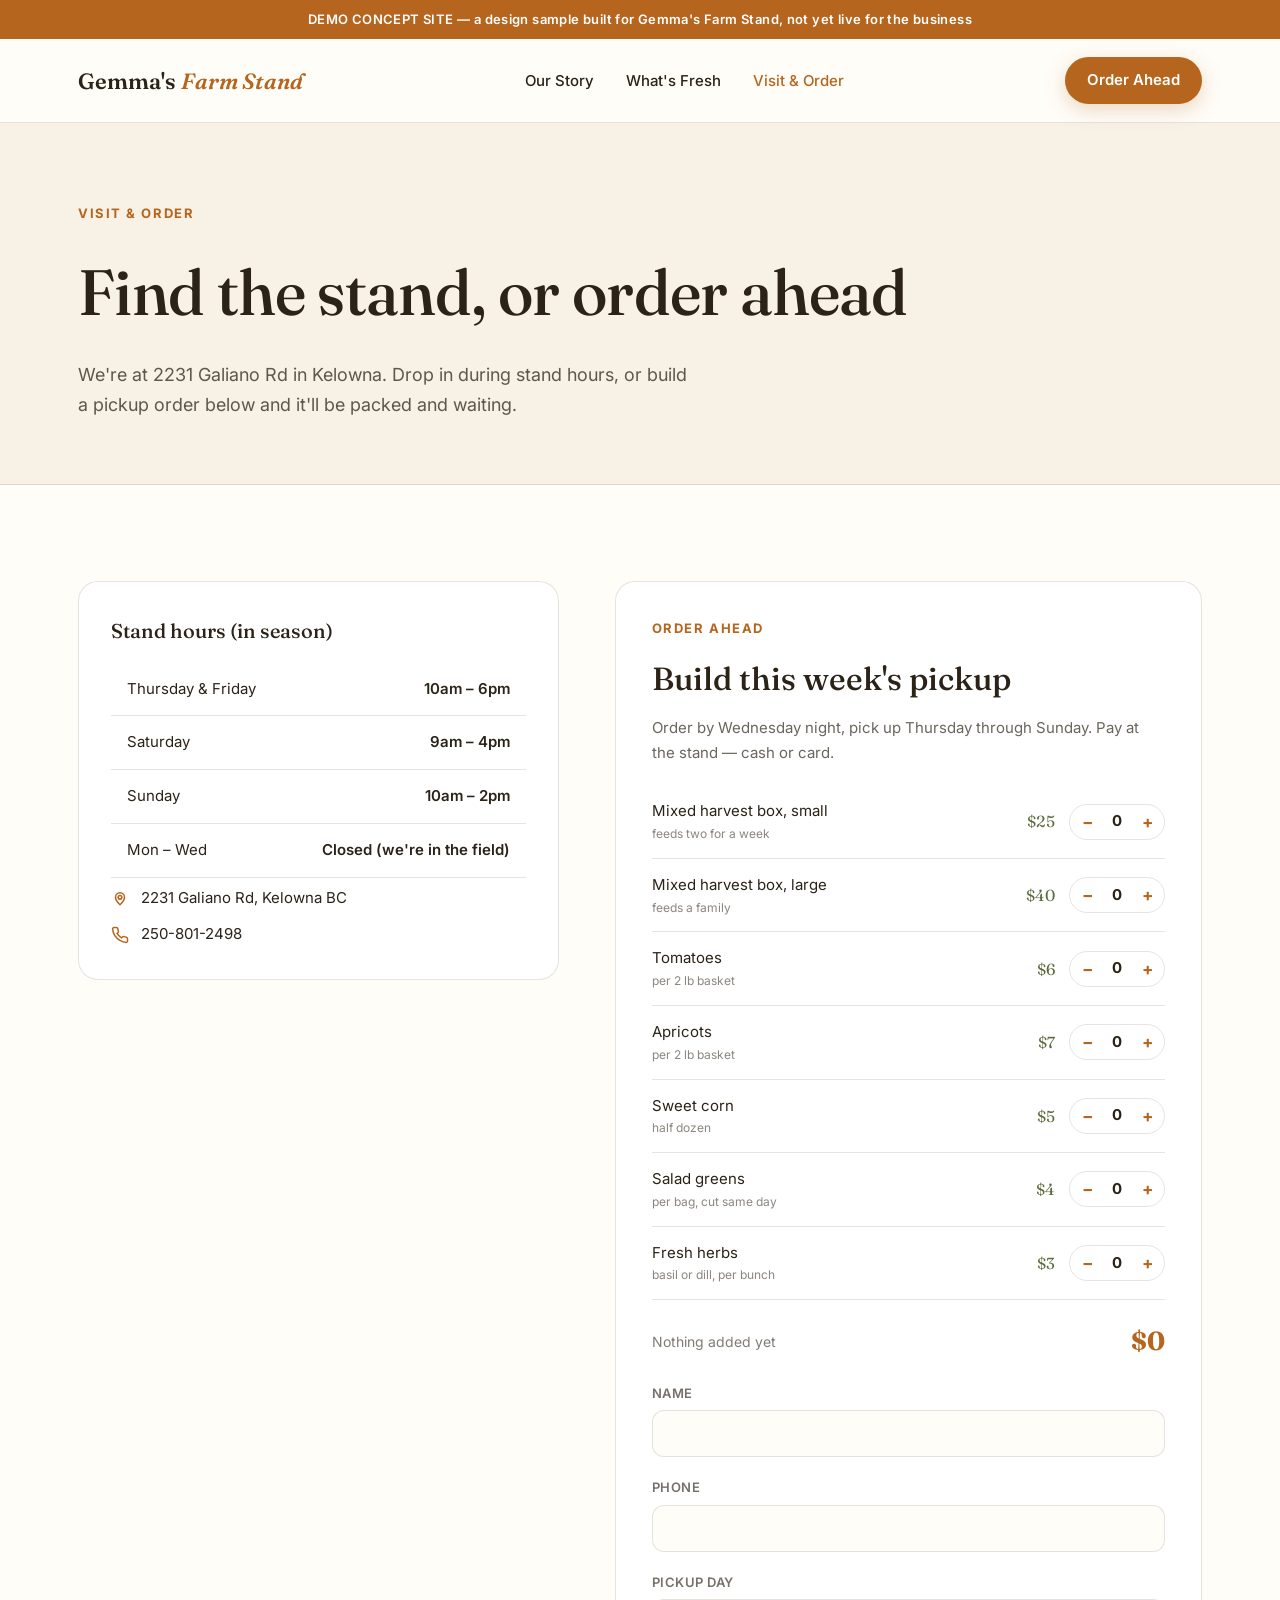
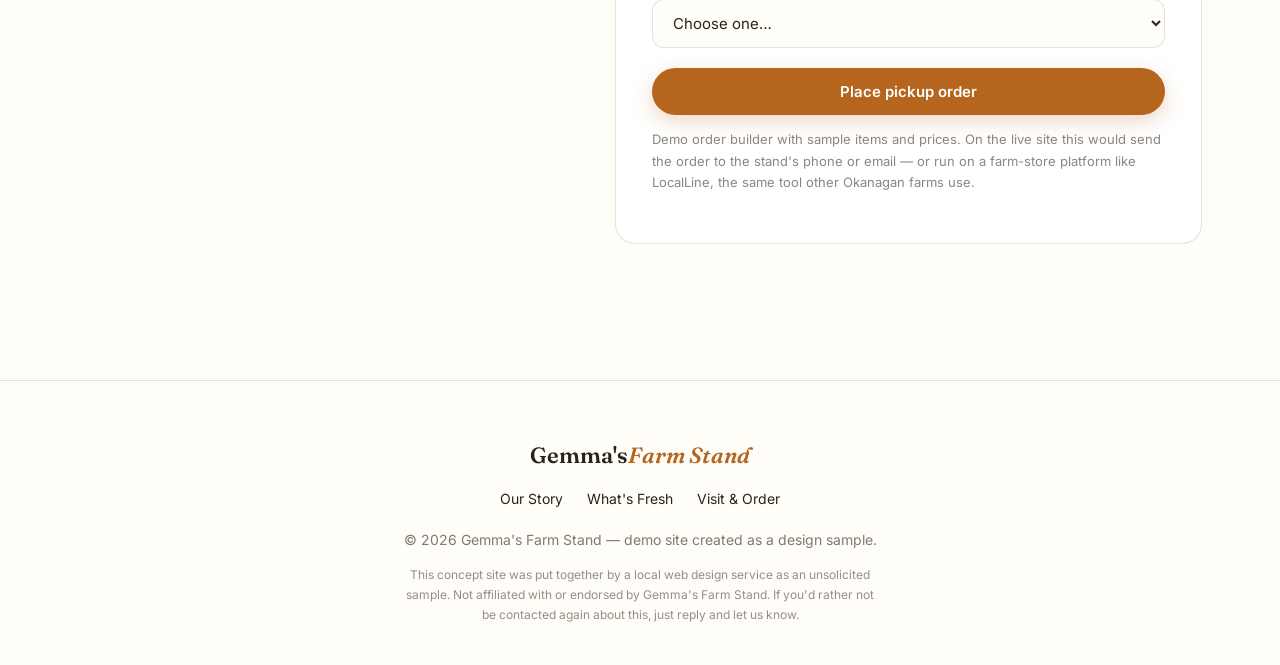
<file: visit.html>
<!DOCTYPE html>
<html lang="en">
<head>
<meta charset="UTF-8" />
<meta name="viewport" content="width=device-width, initial-scale=1" />
<title>Visit &amp; Order | Gemma's Farm Stand, Kelowna BC</title>
<meta name="description" content="Hours, directions, and weekly pre-orders for Gemma's Farm Stand at 2231 Galiano Rd, Kelowna." />
<link rel="stylesheet" href="styles.css" />
<style>
  .visit-grid{display:grid;grid-template-columns:.9fr 1.1fr;gap:56px;align-items:start;}
  .hours-card{background:#fff;border:1px solid var(--line);border-radius:20px;padding:32px;margin-bottom:28px;}
  .hours-card h3{margin:0 0 16px;font-size:20px;}
  .hours-card table td:last-child{text-align:right;font-weight:600;}
  .contact-lines{display:flex;flex-direction:column;gap:12px;margin-top:8px;}
  .contact-lines div{display:flex;gap:12px;align-items:center;font-size:15px;}
  .contact-lines svg{width:18px;height:18px;color:var(--terracotta);flex-shrink:0;}
  .item{display:grid;grid-template-columns:1fr auto auto;gap:14px;align-items:center;padding:14px 0;border-bottom:1px solid var(--line);}
  .item .nm{font-size:15px;}
  .item .nm small{display:block;color:rgba(43,35,24,.55);font-size:12px;}
  .item .pr{font-family:'Fraunces',serif;font-size:16px;color:var(--olive);white-space:nowrap;}
  .qty{display:inline-flex;align-items:center;border:1.5px solid var(--line);border-radius:100px;overflow:hidden;}
  .qty button{background:none;border:none;width:34px;height:34px;font-size:17px;cursor:pointer;color:var(--terracotta);font-weight:700;font-family:'Inter',sans-serif;}
  .qty button:hover{background:var(--cream);}
  .qty button:focus-visible{outline:2px solid var(--olive);outline-offset:-2px;}
  .qty b{min-width:26px;text-align:center;font-size:15px;}
  .totals{display:flex;justify-content:space-between;align-items:center;padding:20px 0;font-size:16px;}
  .totals b{font-family:'Fraunces',serif;font-size:26px;color:var(--terracotta);}
  .totals span{color:rgba(43,35,24,.6);font-size:14px;}
  @media (max-width:860px){.visit-grid{grid-template-columns:1fr;}}
</style>
</head>
<body>
  <div class="demo-banner">DEMO CONCEPT SITE — a design sample built for Gemma's Farm Stand, not yet live for the business</div>

  <header>
    <div class="wrap">
      <nav>
        <a class="logo" href="index.html">Gemma's <em>Farm Stand</em></a>
        <ul>
          <li><a href="about.html">Our Story</a></li>
          <li><a href="produce.html">What's Fresh</a></li>
          <li><a class="active" href="visit.html">Visit &amp; Order</a></li>
        </ul>
        <a class="btn" href="#order" style="padding:11px 22px;">Order Ahead</a>
      </nav>
    </div>
  </header>

  <div class="page-hero">
    <div class="wrap">
      <span class="eyebrow">Visit &amp; order</span>
      <h1>Find the stand, or order ahead</h1>
      <p>We're at 2231 Galiano Rd in Kelowna. Drop in during stand hours, or build a pickup order below and it'll be packed and waiting.</p>
    </div>
  </div>

  <div class="wrap">
    <section class="visit-grid">
      <div>
        <div class="hours-card">
          <h3>Stand hours (in season)</h3>
          <table>
            <tbody>
              <tr><td>Thursday &amp; Friday</td><td>10am – 6pm</td></tr>
              <tr><td>Saturday</td><td>9am – 4pm</td></tr>
              <tr><td>Sunday</td><td>10am – 2pm</td></tr>
              <tr><td>Mon – Wed</td><td>Closed (we're in the field)</td></tr>
            </tbody>
          </table>
          <div class="contact-lines">
            <div><svg viewBox="0 0 24 24" fill="none" stroke="currentColor" stroke-width="2"><path d="M12 21s-6-5.5-6-10a6 6 0 1 1 12 0c0 4.5-6 10-6 10Z"/><circle cx="12" cy="11" r="2.5"/></svg> 2231 Galiano Rd, Kelowna BC</div>
            <div><svg viewBox="0 0 24 24" fill="none" stroke="currentColor" stroke-width="2"><path d="M22 16.92v3a2 2 0 0 1-2.18 2 19.8 19.8 0 0 1-8.63-3.07 19.5 19.5 0 0 1-6-6 19.8 19.8 0 0 1-3.07-8.67A2 2 0 0 1 4.11 2h3a2 2 0 0 1 2 1.72c.13.96.36 1.9.7 2.81a2 2 0 0 1-.45 2.11L8.09 9.91a16 16 0 0 0 6 6l1.27-1.27a2 2 0 0 1 2.11-.45c.9.34 1.85.57 2.81.7A2 2 0 0 1 22 16.92Z"/></svg> 250-801-2498</div>
          </div>
        </div>
        <iframe class="map-embed" title="Map to Gemma's Farm Stand, 2231 Galiano Rd Kelowna" src="https://maps.google.com/maps?q=2231+Galiano+Rd+Kelowna+BC&z=14&output=embed" loading="lazy"></iframe>
      </div>

      <div id="order">
        <div class="form">
          <span class="eyebrow">Order ahead</span>
          <h2 style="margin:0 0 10px;font-size:clamp(1.5rem,2.5vw,2rem);">Build this week's pickup</h2>
          <p style="margin:0 0 20px;font-size:15px;color:rgba(43,35,24,.7);">Order by Wednesday night, pick up Thursday through Sunday. Pay at the stand — cash or card.</p>

          <div id="items"></div>
          <div class="totals"><span id="itemcount">Nothing added yet</span><b id="total">$0</b></div>

          <div class="form-success" id="ok"></div>
          <form id="orderform">
            <label for="name">Name</label>
            <input id="name" type="text" autocomplete="name" required />
            <label for="phone">Phone</label>
            <input id="phone" type="tel" autocomplete="tel" required />
            <label for="pickup">Pickup day</label>
            <select id="pickup" required>
              <option value="">Choose one…</option>
              <option>Thursday</option><option>Friday</option><option>Saturday</option><option>Sunday</option>
            </select>
            <button class="btn" type="submit" style="width:100%;justify-content:center;">Place pickup order</button>
          </form>
          <p class="form-note">Demo order builder with sample items and prices. On the live site this would send the order to the stand's phone or email — or run on a farm-store platform like LocalLine, the same tool other Okanagan farms use.</p>
        </div>
      </div>
    </section>
  </div>

  <footer>
    <div class="wrap">
      <a class="logo" href="index.html">Gemma's <em>Farm Stand</em></a>
      <div class="footer-links">
        <a href="about.html">Our Story</a><a href="produce.html">What's Fresh</a><a href="visit.html">Visit &amp; Order</a>
      </div>
      <p>&copy; 2026 Gemma's Farm Stand — demo site created as a design sample.</p>
      <p class="fine">This concept site was put together by a local web design service as an unsolicited sample. Not affiliated with or endorsed by Gemma's Farm Stand. If you'd rather not be contacted again about this, just reply and let us know.</p>
    </div>
  </footer>

<script>
const ITEMS=[
 {n:"Mixed harvest box, small",d:"feeds two for a week",p:25},
 {n:"Mixed harvest box, large",d:"feeds a family",p:40},
 {n:"Tomatoes",d:"per 2 lb basket",p:6},
 {n:"Apricots",d:"per 2 lb basket",p:7},
 {n:"Sweet corn",d:"half dozen",p:5},
 {n:"Salad greens",d:"per bag, cut same day",p:4},
 {n:"Fresh herbs",d:"basil or dill, per bunch",p:3}
];
const qty=ITEMS.map(()=>0);
function money(n){return "$"+n;}
function render(){
  document.getElementById("items").innerHTML=ITEMS.map((it,i)=>
   `<div class="item">
      <span class="nm">${it.n}<small>${it.d}</small></span>
      <span class="pr">${money(it.p)}</span>
      <span class="qty">
        <button type="button" aria-label="Remove one ${it.n}" data-i="${i}" data-d="-1">−</button>
        <b>${qty[i]}</b>
        <button type="button" aria-label="Add one ${it.n}" data-i="${i}" data-d="1">+</button>
      </span>
    </div>`).join("");
  const count=qty.reduce((a,b)=>a+b,0);
  const total=qty.reduce((a,q,i)=>a+q*ITEMS[i].p,0);
  document.getElementById("itemcount").textContent=count?count+" item"+(count===1?"":"s")+" in your order":"Nothing added yet";
  document.getElementById("total").textContent=money(total);
  document.querySelectorAll(".qty button").forEach(b=>b.onclick=()=>{
    const i=+b.dataset.i;qty[i]=Math.max(0,qty[i]+ +b.dataset.d);render();});
}
document.getElementById("orderform").onsubmit=e=>{
  e.preventDefault();
  const count=qty.reduce((a,b)=>a+b,0);
  const ok=document.getElementById("ok");
  if(!count){ok.textContent="Add at least one item first — use the + buttons above.";ok.style.display="block";return;}
  const total=qty.reduce((a,q,i)=>a+q*ITEMS[i].p,0);
  ok.innerHTML=`Order in! ${count} item${count===1?"":"s"}, ${money(total)}, for ${document.getElementById("pickup").value} pickup. We'll call to confirm. <em>(Demo — no order was actually sent.)</em>`;
  ok.style.display="block";
  qty.fill(0);render();e.target.reset();
};
render();
</script>
</body>
</html>
</file>
<file: styles.css>
@import url('https://fonts.googleapis.com/css2?family=Fraunces:ital,opsz,wght@0,9..144,400;0,9..144,500;0,9..144,600;1,9..144,500&family=Inter:wght@400;500;600;700&display=swap');

:root{
  --terracotta:#B5651D; --clay:#C67B5C; --olive:#5C6B3C; --cream:#F7F1E6;
  --ink:#2B2318; --paper:#FFFDF8; --line:rgba(43,35,24,.12); --gold:#E8B478;
}
*{box-sizing:border-box;}
html{scroll-behavior:smooth;}
body{margin:0;font-family:'Inter',sans-serif;background:var(--paper);color:var(--ink);line-height:1.65;-webkit-font-smoothing:antialiased;}
h1,h2,h3,.serif{font-family:'Fraunces',serif;font-weight:500;}
a{color:inherit;}
img{display:block;max-width:100%;}

.demo-banner{background:var(--terracotta);color:#fff;text-align:center;font-size:13px;padding:9px 16px;font-weight:600;letter-spacing:.03em;}
.wrap{max-width:1180px;margin:0 auto;padding:0 28px;}

header{position:sticky;top:0;background:rgba(255,253,248,.85);backdrop-filter:blur(10px);border-bottom:1px solid var(--line);z-index:30;}
nav{display:flex;align-items:center;justify-content:space-between;padding:18px 0;}
.logo{font-family:'Fraunces',serif;font-size:22px;font-weight:600;text-decoration:none;}
.logo em{font-style:italic;color:var(--terracotta);}
nav ul{list-style:none;display:flex;gap:32px;margin:0;padding:0;}
nav ul a{text-decoration:none;font-weight:500;font-size:15px;transition:color .2s;}
nav ul a:hover,nav ul a.active{color:var(--terracotta);}

.btn{display:inline-flex;align-items:center;gap:8px;background:var(--terracotta);color:#fff;font-weight:600;font-size:15px;padding:14px 26px;border-radius:100px;text-decoration:none;cursor:pointer;transition:transform .25s cubic-bezier(.2,.8,.2,1), box-shadow .25s;box-shadow:0 6px 20px rgba(181,101,29,.25);border:none;font-family:'Inter',sans-serif;}
.btn:hover{transform:translateY(-3px);box-shadow:0 12px 28px rgba(181,101,29,.35);}
.btn.ghost{background:transparent;color:var(--ink);border:1.5px solid var(--line);box-shadow:none;}
.btn.ghost:hover{border-color:var(--terracotta);color:var(--terracotta);transform:none;}
.btn.gold{background:var(--gold);color:var(--ink);}
.btn:focus-visible,a:focus-visible{outline:3px solid var(--olive);outline-offset:3px;}

section{padding:96px 0;}
.eyebrow{display:block;font-size:13px;font-weight:700;letter-spacing:.12em;text-transform:uppercase;color:var(--terracotta);margin-bottom:14px;}
.section-head{max-width:640px;margin-bottom:52px;}
.section-head h2{font-size:clamp(2rem,3.5vw,3rem);margin:0 0 16px;letter-spacing:-.01em;}
.section-head p{font-size:17px;color:rgba(43,35,24,.72);margin:0;}

.page-hero{background:var(--cream);padding:80px 0 64px;border-bottom:1px solid var(--line);}
.page-hero h1{font-size:clamp(2.4rem,5vw,4rem);margin:0 0 16px;letter-spacing:-.01em;}
.page-hero p{font-size:18px;max-width:56ch;color:rgba(43,35,24,.75);margin:0;}

.card{background:#fff;border:1px solid var(--line);border-radius:18px;overflow:hidden;}
.card img{width:100%;height:220px;object-fit:cover;}
.card-body{padding:24px;}
.card h3{margin:0 0 8px;font-size:20px;}
.card p{margin:0;font-size:15px;color:rgba(43,35,24,.7);}

.form{background:#fff;border:1px solid var(--line);border-radius:20px;padding:36px;}
.form label{display:block;font-size:13px;font-weight:600;letter-spacing:.04em;text-transform:uppercase;color:rgba(43,35,24,.65);margin:0 0 6px;}
.form input,.form select,.form textarea{width:100%;padding:13px 16px;border:1.5px solid var(--line);border-radius:12px;font-family:'Inter',sans-serif;font-size:15px;background:var(--paper);color:var(--ink);margin-bottom:20px;}
.form input:focus,.form select:focus,.form textarea:focus{outline:2px solid var(--olive);border-color:var(--olive);}
.form-note{font-size:13px;color:rgba(43,35,24,.55);margin-top:14px;}
.form-success{display:none;background:#EDF3E3;border:1.5px solid var(--olive);color:var(--olive);border-radius:12px;padding:18px;font-weight:600;margin-bottom:20px;}

table{width:100%;border-collapse:collapse;font-size:15px;}
th,td{text-align:left;padding:14px 16px;border-bottom:1px solid var(--line);}
th{font-family:'Fraunces',serif;font-size:16px;color:var(--olive);}

footer{padding:56px 0 40px;text-align:center;border-top:1px solid var(--line);margin-top:40px;}
footer .logo{justify-content:center;display:flex;margin-bottom:14px;}
footer nav-links{display:block;}
.footer-links{display:flex;gap:24px;justify-content:center;margin-bottom:18px;font-size:14px;}
.footer-links a{text-decoration:none;}
.footer-links a:hover{color:var(--terracotta);}
footer p{font-size:14px;color:rgba(43,35,24,.6);margin:6px 0;}
footer .fine{font-size:12px;max-width:60ch;margin:14px auto 0;color:rgba(43,35,24,.5);}

.map-embed{border:0;width:100%;height:380px;border-radius:18px;filter:sepia(12%);}

@media (max-width:860px){
  nav ul{display:none;}
  section{padding:60px 0;}
}
</file>
